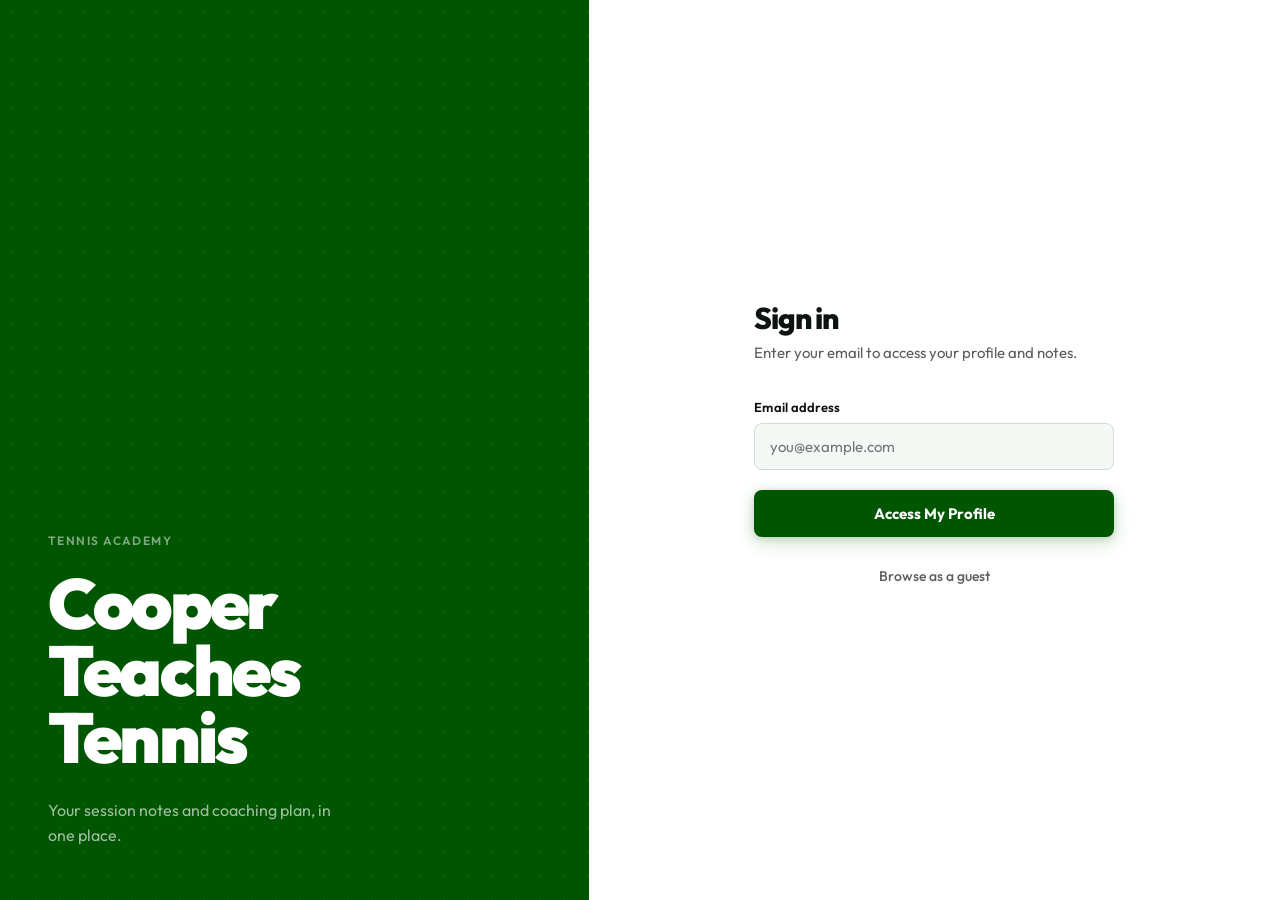
<file: index.html>
<!DOCTYPE html>
<html lang="en">
<head>
  <meta charset="UTF-8">
  <meta name="viewport" content="width=device-width, initial-scale=1.0">
  <title>Cooper Teaches Tennis | Sign In</title>
  <link rel="stylesheet" href="css/style.css">
  <style>
    /* Split-panel layout — specific to this page only */

    body {
      padding: 0;
      min-height: 100dvh;
    }

    .layout {
      display: grid;
      grid-template-columns: 46% 54%;
      min-height: 100dvh;
    }

    /* ── Brand panel ── */
    .brand-panel {
      background: var(--color-primary);
      display: flex;
      flex-direction: column;
      justify-content: flex-end;
      padding: 52px 48px;
      position: relative;
      overflow: hidden;
    }

    .brand-panel::before {
      content: '';
      position: absolute;
      inset: 0;
      background-image: radial-gradient(white 1px, transparent 1px);
      background-size: 24px 24px;
      opacity: 0.06;
      pointer-events: none;
    }

    .brand-panel__content { position: relative; z-index: 1; }

    .brand-panel__eyebrow {
      font-size: 0.75rem;
      font-weight: 600;
      letter-spacing: 0.12em;
      text-transform: uppercase;
      color: oklch(1 0 0 / 0.50);
      margin-bottom: 20px;
    }

    .brand-panel__wordmark {
      font-size: clamp(3.25rem, 5.5vw, 5rem);
      font-weight: 900;
      line-height: 0.95;
      letter-spacing: -0.04em;
      color: white;
      display: flex;
      flex-direction: column;
      margin-bottom: 28px;
    }

    .brand-panel__tagline {
      font-size: 1rem;
      font-weight: 400;
      color: oklch(1 0 0 / 0.62);
      max-width: 28ch;
      line-height: 1.55;
    }

    /* ── Form panel ── */
    .form-panel {
      display: flex;
      align-items: center;
      justify-content: center;
      padding: 52px 52px;
      background: var(--color-bg);
    }

    .form-inner {
      width: 100%;
      max-width: 360px;
    }

    /* ── Form heading ── */
    .form-title {
      font-size: 1.875rem;
      font-weight: 800;
      letter-spacing: -0.04em;
      color: var(--color-text);
      margin-bottom: 6px;
      line-height: 1.1;
    }

    .form-subtitle {
      font-size: 0.9375rem;
      color: var(--color-text-muted);
      margin-bottom: 32px;
      line-height: 1.55;
      font-weight: 400;
    }

    /* ── Override shared .btn for full-width on this page ── */
    .form-inner .btn--primary {
      width: 100%;
      padding: 14px 20px;
      margin-top: 4px;
      font-weight: 700;
      box-shadow: 0 2px 8px oklch(0.38 0.15 148 / 0.20),
                  0 6px 20px oklch(0.38 0.15 148 / 0.14);
    }

    @media (hover: hover) and (pointer: fine) {
      .form-inner .btn--primary:hover {
        box-shadow: 0 4px 14px oklch(0.38 0.15 148 / 0.26),
                    0 10px 30px oklch(0.38 0.15 148 / 0.18);
      }
    }

    .form-inner .btn--secondary {
      width: 100%;
      padding: 13px 20px;
      margin-top: 12px;
    }

    .form-inner .btn--ghost {
      width: 100%;
      padding: 10px 0;
      font-size: 0.875rem;
    }

    /* ── Guest area ── */
    .guest-area {
      margin-top: 18px;
      text-align: center;
    }

    /* ── Override shared .alert ── */
    .form-inner .alert {
      margin-bottom: 20px;
    }

    /* ── Override shared label ── */
    .form-inner label {
      font-size: 0.8125rem;
      font-weight: 600;
      letter-spacing: 0.005em;
    }

    /* ── Override shared input ── */
    .form-inner input[type="email"] {
      padding: 13px 15px;
    }

    /* ── Not-found state ── */
    .notfound__title {
      font-size: 1.875rem;
      font-weight: 800;
      letter-spacing: -0.04em;
      color: var(--color-text);
      margin-bottom: 6px;
      line-height: 1.1;
    }

    .notfound__body {
      font-size: 0.9375rem;
      color: var(--color-text-muted);
      margin-bottom: 32px;
      line-height: 1.55;
    }

    /* ── Mobile collapse ── */
    @media (max-width: 767px) {
      .layout {
        grid-template-columns: 1fr;
        grid-template-rows: auto 1fr;
      }

      .brand-panel {
        justify-content: flex-start;
        padding: 40px 24px 36px;
      }

      .brand-panel__wordmark {
        font-size: clamp(2.5rem, 11vw, 3.25rem);
        margin-bottom: 14px;
      }

      .form-panel {
        padding: 40px 24px 52px;
        align-items: flex-start;
      }

      .form-inner { max-width: 100%; }
    }
  </style>
</head>
<body>
  <div class="layout">

    <!-- Left: Brand panel -->
    <aside class="brand-panel">
      <div class="brand-panel__content">
        <p class="brand-panel__eyebrow">Tennis Academy</p>
        <p class="brand-panel__wordmark" aria-label="Cooper Teaches Tennis">
          <span>Cooper</span>
          <span>Teaches</span>
          <span>Tennis</span>
        </p>
        <p class="brand-panel__tagline">
          Your session notes and coaching plan, in one place.
        </p>
      </div>
    </aside>

    <!-- Right: Form panel -->
    <main class="form-panel">
      <div class="form-inner">

        <!-- State 1: Email lookup -->
        <div id="state-lookup">
          <h1 class="form-title">Sign in</h1>
          <p class="form-subtitle">Enter your email to access your profile and notes.</p>

          <div id="lookup-error" class="alert alert--error" role="alert"></div>

          <div class="form-group">
            <label for="email-input">Email address</label>
            <input
              type="email"
              id="email-input"
              placeholder="you@example.com"
              autocomplete="email"
              autocapitalize="none"
            >
          </div>

          <button class="btn btn--primary" id="lookup-btn" type="button">
            Access My Profile
          </button>

          <div class="guest-area">
            <a href="home.html" class="btn btn--ghost">Browse as a guest</a>
          </div>
        </div>

        <!-- State 2: Email not found -->
        <div id="state-notfound" style="display:none;">
          <p class="notfound__title">No profile found.</p>
          <p class="notfound__body">
            If you're a Cooper Teaches Tennis student, create your player profile below.
          </p>
          <button class="btn btn--primary" id="create-profile-btn" type="button">
            Create My Profile
          </button>
          <button class="btn btn--secondary" id="try-again-btn" type="button">
            Try a different email
          </button>
        </div>

      </div>
    </main>

  </div>

  <script src="js/auth.js"></script>
  <script src="js/api.js"></script>
  <script src="js/index-page.js"></script>
</body>
</html>
</file>
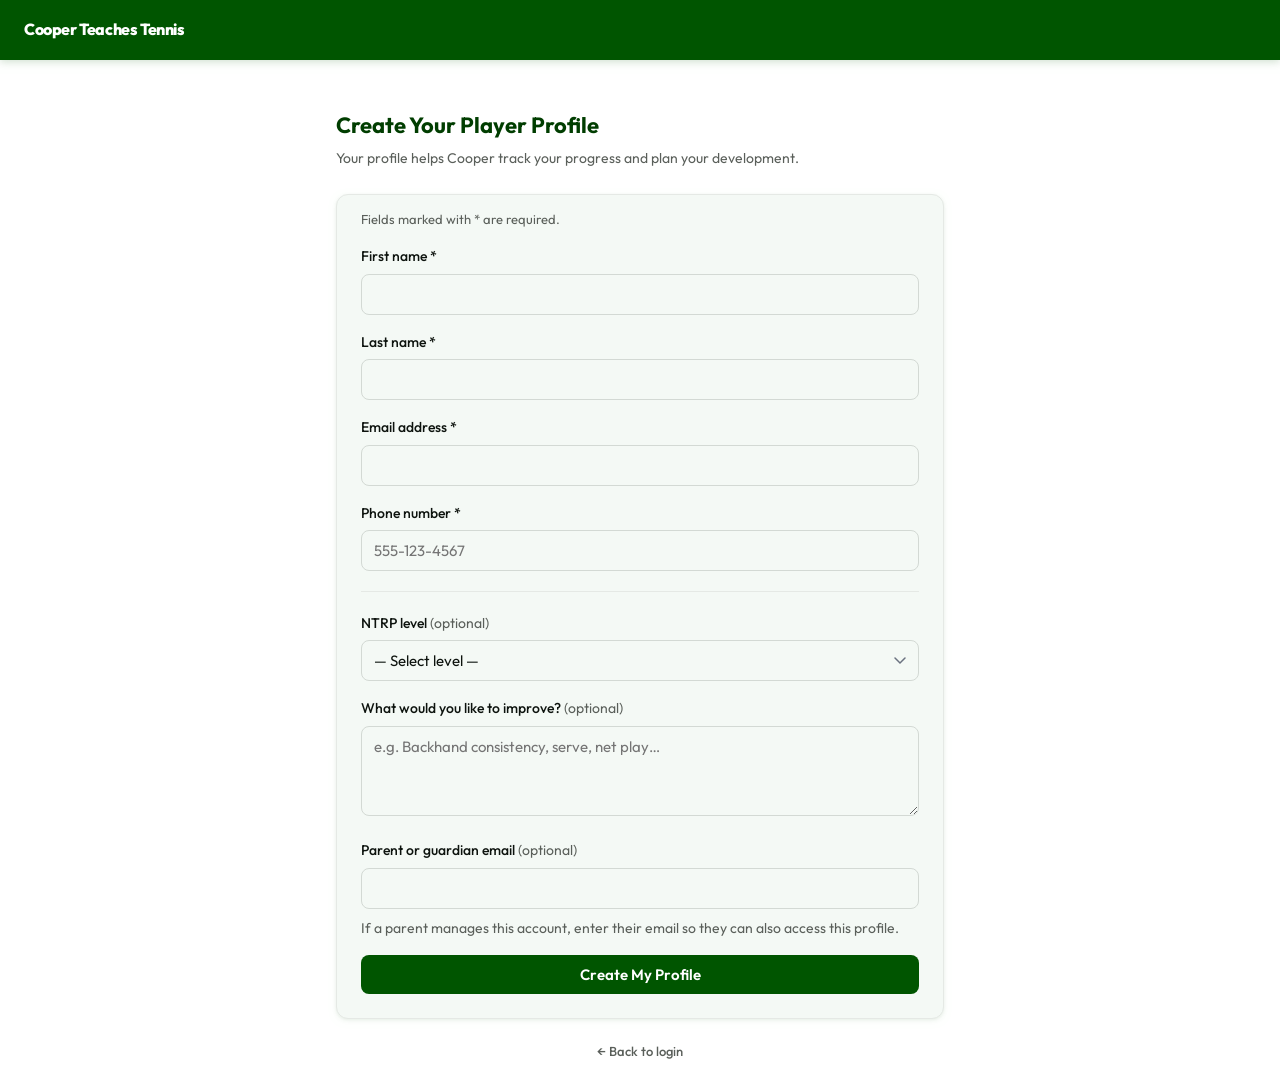
<file: register.html>
<!DOCTYPE html>
<html lang="en">
<head>
  <meta charset="UTF-8">
  <meta name="viewport" content="width=device-width, initial-scale=1.0">
  <title>Create Profile — Cooper Teaches Tennis</title>
  <link rel="stylesheet" href="css/style.css">
</head>
<body>
  <nav class="nav-bar">
    <a href="index.html" class="nav-logo">Cooper Teaches Tennis</a>
  </nav>

  <div class="container mt-24">
    <h1 style="font-size:1.375rem;font-weight:700;color:var(--color-primary-dark);margin-bottom:4px;">
      Create Your Player Profile
    </h1>
    <p class="text-muted" style="margin-bottom:24px;">
      Your profile helps Cooper track your progress and plan your development.
    </p>

    <div class="card">
      <div id="register-error" class="alert alert-error" role="alert"></div>

      <p class="card__subtitle" style="display:block;margin-bottom:16px;font-size:0.8125rem;color:var(--color-text-muted);">
        Fields marked with * are required.
      </p>

      <div class="form-group">
        <label for="firstName">First name *</label>
        <input type="text" id="firstName" autocomplete="given-name">
      </div>

      <div class="form-group">
        <label for="lastName">Last name *</label>
        <input type="text" id="lastName" autocomplete="family-name">
      </div>

      <div class="form-group">
        <label for="email">Email address *</label>
        <input type="email" id="email" autocomplete="email" autocapitalize="none">
      </div>

      <div class="form-group">
        <label for="phone">Phone number *</label>
        <input type="tel" id="phone" autocomplete="tel" placeholder="555-123-4567">
      </div>

      <hr class="divider">

      <div class="form-group">
        <label for="ntrpLevel">NTRP level <span class="optional">(optional)</span></label>
        <select id="ntrpLevel">
          <option value="">— Select level —</option>
          <option value="Beginner">Beginner</option>
          <option value="2.5">2.5</option>
          <option value="3.0">3.0</option>
          <option value="3.5">3.5</option>
          <option value="4.0">4.0</option>
          <option value="4.5">4.5</option>
          <option value="5.0+">5.0+</option>
        </select>
      </div>

      <div class="form-group">
        <label for="improvementGoals">
          What would you like to improve? <span class="optional">(optional)</span>
        </label>
        <textarea id="improvementGoals" placeholder="e.g. Backhand consistency, serve, net play…"></textarea>
      </div>

      <div class="form-group">
        <label for="parentEmail">
          Parent or guardian email <span class="optional">(optional)</span>
        </label>
        <input type="email" id="parentEmail" autocomplete="email" autocapitalize="none">
        <p class="text-muted mt-8">
          If a parent manages this account, enter their email so they can also access this profile.
        </p>
      </div>

      <button class="btn btn--primary mt-16" id="register-btn" type="button">
        Create My Profile
      </button>
    </div>

    <div class="text-center mt-16">
      <a href="index.html" class="btn btn--ghost">← Back to login</a>
    </div>
  </div>

  <script src="js/auth.js"></script>
  <script src="js/api.js"></script>
  <script src="js/register.js"></script>
</body>
</html>
</file>
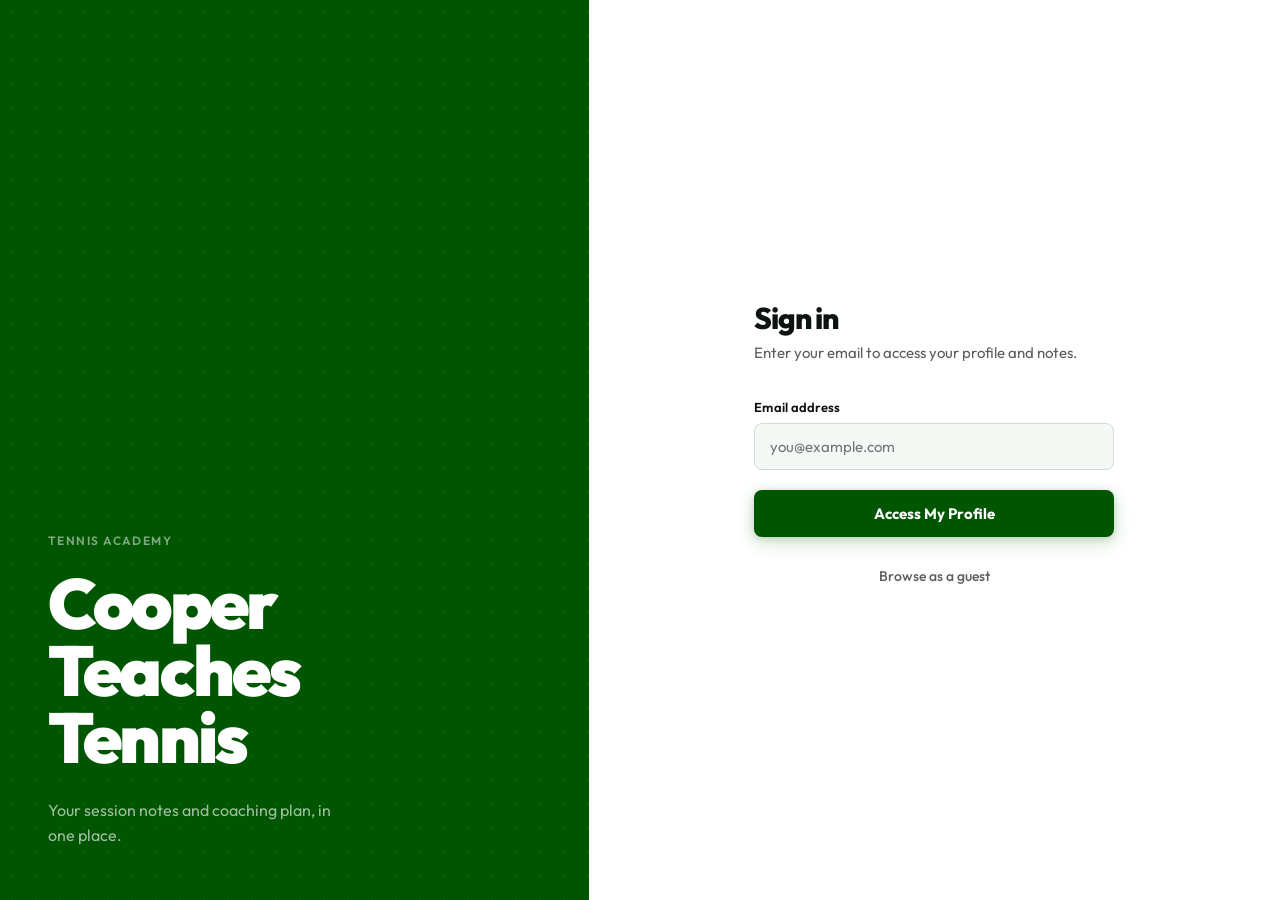
<file: select.html>
<!DOCTYPE html>
<html lang="en">
<head>
  <meta charset="UTF-8">
  <meta name="viewport" content="width=device-width, initial-scale=1.0">
  <title>Select Profile — Cooper Teaches Tennis</title>
  <link rel="stylesheet" href="css/style.css">
</head>
<body>
  <nav class="nav-bar">
    <a href="index.html" class="nav-logo">Cooper Teaches Tennis</a>
  </nav>

  <div class="container mt-24">
    <h1 style="font-size:1.25rem;font-weight:700;color:var(--color-primary-dark);margin-bottom:8px;">
      Which profile would you like to view?
    </h1>
    <p class="text-muted" style="margin-bottom:24px;">
      Multiple players are linked to your email address. Select a profile to continue.
    </p>

    <div class="selector-grid" id="selector-grid"></div>

    <div class="text-center mt-24">
      <a href="index.html" class="btn btn--ghost">← Use a different email</a>
    </div>
  </div>

  <script src="js/auth.js"></script>
  <script src="js/api.js"></script>
  <script src="js/select.js"></script>
</body>
</html>
</file>
<file: css/style.css>
@import url('https://fonts.googleapis.com/css2?family=Outfit:wght@400;500;600;700;800;900&display=swap');

:root {
  --color-primary:       oklch(0.38 0.15 148);
  --color-primary-dark:  oklch(0.30 0.13 146);
  --color-accent:        oklch(0.90 0.10 105);
  --color-bg:            oklch(1.000 0.000 0);
  --color-surface:       oklch(0.977 0.007 148);
  --color-surface-alt:   oklch(0.963 0.011 148);
  --color-text:          oklch(0.18 0.015 148);
  --color-text-muted:    oklch(0.48 0.010 148);
  --color-error:         #dc2626;
  --color-error-bg:      #fef2f2;
  --color-success:       #16a34a;
  --color-success-bg:    #f0fdf4;
  --color-border:        oklch(0.88 0.010 148);
  --color-border-light:  oklch(0.93 0.007 148);
  --radius-sm:  8px;
  --radius-md:  12px;
  --radius-lg:  20px;
  --shadow-sm:  0 1px 3px oklch(0.38 0.15 148 / 0.06), 0 2px 6px oklch(0.38 0.15 148 / 0.04);
  --shadow-md:  0 4px 14px oklch(0.38 0.15 148 / 0.10), 0 10px 32px oklch(0.38 0.15 148 / 0.07);
  --font-base:  'Outfit', system-ui, -apple-system, sans-serif;
  --ease-out:   cubic-bezier(0.23, 1, 0.32, 1);
}

*, *::before, *::after { box-sizing: border-box; margin: 0; padding: 0; }

body {
  font-family: var(--font-base);
  background: var(--color-bg);
  color: var(--color-text);
  min-height: 100vh;
  line-height: 1.6;
  -webkit-font-smoothing: antialiased;
  -moz-osx-font-smoothing: grayscale;
}

/* ── Layout ── */

.container {
  max-width: 640px;
  margin: 0 auto;
  padding: 24px 16px;
}

.container--wide {
  max-width: 900px;
  margin: 0 auto;
  padding: 24px 16px;
}

.page-center {
  display: flex;
  flex-direction: column;
  align-items: center;
  justify-content: center;
  min-height: 100vh;
  padding: 24px 16px;
}

/* ── Nav ── */

.nav-bar {
  background: var(--color-primary);
  color: #fff;
  padding: 0 24px;
  height: 60px;
  display: flex;
  align-items: center;
  justify-content: space-between;
  gap: 16px;
  box-shadow: 0 2px 8px oklch(0.38 0.15 148 / 0.18);
}

.nav-logo {
  font-size: 1rem;
  font-weight: 800;
  color: #fff;
  text-decoration: none;
  letter-spacing: -0.025em;
}

.nav-actions {
  display: flex;
  align-items: center;
  gap: 12px;
}

.nav-link {
  color: oklch(1 0 0 / 0.72);
  text-decoration: none;
  font-size: 0.875rem;
  font-weight: 500;
  transition: color 150ms var(--ease-out);
}

@media (hover: hover) and (pointer: fine) {
  .nav-link:hover {
    color: #fff;
    text-decoration: none;
  }
}

/* Sign out / ghost buttons inside the green nav */
.nav-bar .btn--ghost {
  color: oklch(1 0 0 / 0.80);
}

@media (hover: hover) and (pointer: fine) {
  .nav-bar .btn--ghost:hover { color: #fff; }
}

/* ── Public tab nav ── */

.tab-nav {
  background: var(--color-bg);
  border-bottom: 1px solid var(--color-border-light);
  overflow-x: auto;
  -webkit-overflow-scrolling: touch;
  scrollbar-width: none;
}

.tab-nav::-webkit-scrollbar { display: none; }

.tab-nav__inner {
  display: flex;
  align-items: center;
  gap: 2px;
  min-width: max-content;
  padding: 8px 14px;
}

.tab-nav__item {
  display: inline-flex;
  align-items: center;
  padding: 7px 14px;
  font-size: 0.875rem;
  font-weight: 500;
  color: var(--color-text-muted);
  text-decoration: none;
  border-radius: var(--radius-sm);
  white-space: nowrap;
  transition: color 150ms var(--ease-out),
              background 150ms var(--ease-out);
}

@media (hover: hover) and (pointer: fine) {
  .tab-nav__item:hover {
    color: var(--color-text);
    background: var(--color-surface-alt);
  }
}

.tab-nav__item.is-active {
  color: var(--color-primary);
  background: oklch(0.38 0.15 148 / 0.09);
  font-weight: 700;
}

/* ── Card ── */

.card {
  background: var(--color-surface);
  border: 1px solid var(--color-border-light);
  border-radius: var(--radius-md);
  padding: 24px;
  box-shadow: var(--shadow-sm);
}

.card + .card { margin-top: 16px; }

.card__title {
  font-size: 1.125rem;
  font-weight: 800;
  letter-spacing: -0.025em;
  color: var(--color-text);
  margin-bottom: 18px;
  padding-bottom: 0;
  border-bottom: none;
}

.card__subtitle {
  font-size: 0.8rem;
  color: var(--color-text-muted);
  margin-top: -10px;
  margin-bottom: 16px;
}

/* ── Landing logo block ── */

.brand-block {
  text-align: center;
  margin-bottom: 36px;
}

.brand-block__logo {
  display: none; /* remove emoji circle — brand lives in the wordmark */
}

.brand-block__name {
  font-size: 1.875rem;
  font-weight: 900;
  color: var(--color-primary);
  letter-spacing: -0.04em;
  line-height: 1.1;
}

.brand-block__tagline {
  font-size: 0.9375rem;
  color: var(--color-text-muted);
  margin-top: 6px;
  font-weight: 400;
}

/* ── Forms ── */

.form-group {
  margin-bottom: 16px;
}

.form-group:last-of-type { margin-bottom: 0; }

label {
  display: block;
  font-size: 0.875rem;
  font-weight: 500;
  color: var(--color-text);
  margin-bottom: 6px;
}

label .optional {
  color: var(--color-text-muted);
  font-weight: 400;
}

input[type="text"],
input[type="email"],
input[type="tel"],
input[type="number"],
input[type="date"],
select,
textarea {
  width: 100%;
  padding: 10px 12px;
  border: 1px solid var(--color-border);
  border-radius: var(--radius-sm);
  font-family: var(--font-base);
  font-size: 0.9375rem;
  color: var(--color-text);
  background: var(--color-surface);
  transition: border-color 0.15s, box-shadow 0.15s;
  appearance: none;
}

input:focus,
select:focus,
textarea:focus {
  outline: none;
  border-color: var(--color-primary);
  box-shadow: 0 0 0 3px oklch(0.38 0.15 148 / 0.12);
}

textarea {
  resize: vertical;
  min-height: 90px;
}

select {
  background-image: url("data:image/svg+xml,%3Csvg xmlns='http://www.w3.org/2000/svg' width='12' height='8' viewBox='0 0 12 8'%3E%3Cpath d='M1 1l5 5 5-5' stroke='%236b7280' stroke-width='1.5' fill='none' stroke-linecap='round'/%3E%3C/svg%3E");
  background-repeat: no-repeat;
  background-position: right 12px center;
  padding-right: 36px;
}

/* ── Buttons ── */

.btn {
  display: inline-flex;
  align-items: center;
  justify-content: center;
  gap: 6px;
  padding: 10px 20px;
  border-radius: var(--radius-sm);
  font-family: var(--font-base);
  font-size: 0.9375rem;
  font-weight: 600;
  cursor: pointer;
  border: none;
  text-decoration: none;
  transition: background 160ms var(--ease-out),
              box-shadow 160ms var(--ease-out),
              transform 120ms var(--ease-out);
  white-space: nowrap;
}

.btn:active { transform: scale(0.97); }

@media (prefers-reduced-motion: reduce) {
  .btn { transition: background 150ms ease; }
  .btn:active { transform: none; }
}

.btn--primary {
  background: var(--color-primary);
  color: #fff;
  width: 100%;
}

@media (hover: hover) and (pointer: fine) {
  .btn--primary:hover { background: var(--color-primary-dark); }
}

.btn--secondary {
  background: var(--color-surface-alt);
  color: var(--color-text);
  border: 1px solid var(--color-border);
  width: 100%;
}

@media (hover: hover) and (pointer: fine) {
  .btn--secondary:hover { background: var(--color-border-light); }
}

.btn--ghost {
  background: none;
  color: var(--color-text-muted);
  font-size: 0.8125rem;
  font-weight: 500;
  padding: 6px 12px;
}

@media (hover: hover) and (pointer: fine) {
  .btn--ghost:hover { color: var(--color-primary); }
}

@media (hover: hover) and (pointer: fine) {
  .btn--danger:hover { background: oklch(0.38 0.20 25); }
}

.btn--sm {
  padding: 6px 14px;
  font-size: 0.8125rem;
  width: auto;
}

.btn--danger {
  background: var(--color-error);
  color: #fff;
}

.btn--danger:hover { background: #b91c1c; }

.btn-row {
  display: flex;
  gap: 10px;
  align-items: center;
  flex-wrap: wrap;
  margin-top: 16px;
}

.btn-row--center { justify-content: center; }

/* ── Alerts ── */

.alert {
  padding: 12px 16px;
  border-radius: var(--radius-sm);
  font-size: 0.875rem;
  margin-bottom: 16px;
  display: none;
}

.alert--error {
  background: var(--color-error-bg);
  color: var(--color-error);
  border: 1px solid #fecaca;
}

.alert--success {
  background: var(--color-success-bg);
  color: var(--color-success);
  border: 1px solid #bbf7d0;
}

.alert.is-visible { display: block; }

/* ── Player list (dashboard) ── */

.player-list {
  display: flex;
  flex-direction: column;
  gap: 10px;
}

.player-card {
  background: var(--color-surface);
  border: 1px solid var(--color-border-light);
  border-radius: var(--radius-md);
  padding: 16px 20px;
  display: flex;
  align-items: center;
  justify-content: space-between;
  gap: 12px;
  cursor: pointer;
  transition: border-color 160ms var(--ease-out),
              box-shadow 160ms var(--ease-out),
              transform 120ms var(--ease-out);
  text-decoration: none;
  color: inherit;
  animation: rise-in 0.4s var(--ease-out) both;
}

@media (hover: hover) and (pointer: fine) {
  .player-card:hover {
    border-color: var(--color-primary);
    box-shadow: var(--shadow-md);
    transform: translateY(-1px);
  }
}

.player-card:active { transform: scale(0.99); }

.player-card:nth-child(1)  { animation-delay: 0ms; }
.player-card:nth-child(2)  { animation-delay: 45ms; }
.player-card:nth-child(3)  { animation-delay: 90ms; }
.player-card:nth-child(4)  { animation-delay: 135ms; }
.player-card:nth-child(5)  { animation-delay: 180ms; }
.player-card:nth-child(6)  { animation-delay: 225ms; }
.player-card:nth-child(7)  { animation-delay: 270ms; }
.player-card:nth-child(8)  { animation-delay: 315ms; }
.player-card:nth-child(9)  { animation-delay: 360ms; }
.player-card:nth-child(10) { animation-delay: 405ms; }

@keyframes rise-in {
  from { opacity: 0; transform: translateY(8px); }
  to   { opacity: 1; transform: translateY(0); }
}

@media (prefers-reduced-motion: reduce) {
  .player-card { animation: none; transition: border-color 150ms ease; }
  .player-card:hover { transform: none; }
}

.player-card__info { flex: 1; min-width: 0; }

.player-card__name {
  font-weight: 700;
  font-size: 0.9375rem;
  color: var(--color-text);
  letter-spacing: -0.015em;
  margin-bottom: 2px;
}

.player-card__meta {
  font-size: 0.8125rem;
  color: var(--color-text-muted);
}

.player-card__actions {
  display: flex;
  gap: 8px;
  flex-shrink: 0;
}

/* ── Session cards ── */

.session-list {
  display: flex;
  flex-direction: column;
  gap: 12px;
}

.session-entry {
  background: var(--color-surface-alt);
  border: 1px solid var(--color-border-light);
  border-radius: var(--radius-sm);
  padding: 16px;
  animation: rise-in 0.4s var(--ease-out) both;
}

.session-entry:nth-child(1) { animation-delay: 0ms; }
.session-entry:nth-child(2) { animation-delay: 45ms; }
.session-entry:nth-child(3) { animation-delay: 90ms; }
.session-entry:nth-child(4) { animation-delay: 135ms; }
.session-entry:nth-child(5) { animation-delay: 180ms; }
.session-entry:nth-child(6) { animation-delay: 225ms; }

@media (prefers-reduced-motion: reduce) {
  .session-entry { animation: none; }
}

.session-entry__header {
  display: flex;
  align-items: center;
  justify-content: space-between;
  margin-bottom: 8px;
  gap: 12px;
}

.session-entry__date {
  font-weight: 700;
  font-size: 0.875rem;
  color: var(--color-primary);
  letter-spacing: -0.015em;
}

.session-entry__duration {
  font-size: 0.8125rem;
  color: var(--color-text-muted);
}

.session-entry__topics {
  font-size: 0.875rem;
  font-weight: 500;
  color: var(--color-text);
  margin-bottom: 6px;
}

.session-entry__notes {
  font-size: 0.875rem;
  color: var(--color-text-muted);
  white-space: pre-wrap;
}

/* ── Last session reminder ── */

.reminder-panel {
  background: oklch(0.38 0.15 148 / 0.06);
  border: 1px solid oklch(0.38 0.15 148 / 0.15);
  border-radius: var(--radius-md);
  padding: 16px 20px;
  margin-bottom: 24px;
}

.reminder-panel__label {
  font-size: 0.75rem;
  font-weight: 700;
  color: var(--color-primary);
  margin-bottom: 8px;
}

/* ── LTTDP sections ── */

.lttdp-section {
  margin-bottom: 20px;
}

.lttdp-section:last-child { margin-bottom: 0; }

.lttdp-section__label {
  font-size: 0.8125rem;
  font-weight: 700;
  color: var(--color-primary);
  margin-bottom: 6px;
}

.lttdp-section__content {
  font-size: 0.9375rem;
  color: var(--color-text);
  white-space: pre-wrap;
  line-height: 1.7;
}

.lttdp-section__empty {
  font-size: 0.875rem;
  color: var(--color-text-muted);
  font-style: italic;
}

/* ── Selector grid (multi-player) ── */

.selector-grid {
  display: grid;
  grid-template-columns: repeat(auto-fill, minmax(200px, 1fr));
  gap: 12px;
}

.selector-card {
  background: var(--color-surface);
  border: 1.5px solid var(--color-border-light);
  border-radius: var(--radius-md);
  padding: 24px 16px 20px;
  text-align: center;
  cursor: pointer;
  transition: border-color 160ms var(--ease-out),
              box-shadow 160ms var(--ease-out),
              transform 120ms var(--ease-out);
  font-family: var(--font-base);
  font-size: 0.9375rem;
  font-weight: 600;
  color: var(--color-text);
  animation: rise-in 0.4s var(--ease-out) both;
}

.selector-card:nth-child(1) { animation-delay: 0ms; }
.selector-card:nth-child(2) { animation-delay: 45ms; }
.selector-card:nth-child(3) { animation-delay: 90ms; }
.selector-card:nth-child(4) { animation-delay: 135ms; }

@media (hover: hover) and (pointer: fine) {
  .selector-card:hover {
    border-color: var(--color-primary);
    box-shadow: var(--shadow-md);
    transform: translateY(-2px);
  }
}

.selector-card:active { transform: scale(0.97); }

@media (prefers-reduced-motion: reduce) {
  .selector-card { animation: none; transition: border-color 150ms ease; }
  .selector-card:hover { transform: none; }
}

.selector-card__initials {
  width: 52px;
  height: 52px;
  border-radius: 50%;
  background: var(--color-primary);
  color: #fff;
  display: flex;
  align-items: center;
  justify-content: center;
  font-size: 1.125rem;
  font-weight: 800;
  margin: 0 auto 12px;
  letter-spacing: -0.02em;
}

/* ── Profile info grid ── */

.info-grid {
  display: grid;
  grid-template-columns: 1fr 1fr;
  gap: 12px 24px;
}

.info-item__label {
  font-size: 0.6875rem;
  font-weight: 700;
  color: var(--color-text-muted);
  margin-bottom: 2px;
  letter-spacing: 0.01em;
}

.info-item__value {
  font-size: 0.9375rem;
  color: var(--color-text);
}

/* ── Search ── */

.search-bar {
  position: relative;
  margin-bottom: 16px;
}

.search-bar input {
  padding-left: 36px;
}

.search-bar__icon {
  position: absolute;
  left: 12px;
  top: 50%;
  transform: translateY(-50%);
  color: var(--color-text-muted);
  pointer-events: none;
  font-size: 1rem;
}

/* ── Empty states ── */

.empty-state {
  text-align: center;
  padding: 40px 16px;
  color: var(--color-text-muted);
}

.empty-state__icon { font-size: 2.5rem; margin-bottom: 12px; }
.empty-state__text { font-size: 0.9375rem; }

/* ── Loading ── */

.spinner {
  width: 32px;
  height: 32px;
  border: 3px solid var(--color-border-light);
  border-top-color: var(--color-primary);
  border-radius: 50%;
  animation: spin 0.7s linear infinite;
  margin: 40px auto;
}

@keyframes spin { to { transform: rotate(360deg); } }

/* ── Utility ── */

.mt-8 { margin-top: 8px; }
.mt-16 { margin-top: 16px; }
.mt-24 { margin-top: 24px; }
.text-center { text-align: center; }
.text-muted { color: var(--color-text-muted); font-size: 0.875rem; }
.visually-hidden { position: absolute; width: 1px; height: 1px; overflow: hidden; clip: rect(0 0 0 0); }
.divider { border: none; border-top: 1px solid var(--color-border-light); margin: 20px 0; }

/* ── Responsive ── */

@media (max-width: 480px) {
  .info-grid { grid-template-columns: 1fr; }
  .btn-row { flex-direction: column; }
  .btn-row .btn { width: 100%; }
  .selector-grid { grid-template-columns: 1fr; }
  .player-card { flex-direction: column; align-items: flex-start; }
  .player-card__actions { width: 100%; justify-content: flex-end; }
  .nav-bar { padding: 0 16px; }
}

/* ── Inactive state ── */

.player-card--inactive {
  opacity: 0.45;
}

.player-card--inactive:hover {
  border-color: var(--color-border-light);
  box-shadow: none;
}

.badge--inactive {
  display: inline-block;
  background: var(--color-text-muted);
  color: #fff;
  font-size: 0.65rem;
  font-weight: 700;
  padding: 2px 7px;
  border-radius: var(--radius-sm);
  text-transform: uppercase;
  letter-spacing: 0.05em;
  vertical-align: middle;
  margin-left: 8px;
}

/* ── Analytics / stats panel ── */

.stats-row {
  display: grid;
  grid-template-columns: repeat(auto-fit, minmax(130px, 1fr));
  gap: 12px;
  margin-bottom: 20px;
}

.stat-card {
  background: var(--color-surface);
  border: none;
  border-radius: var(--radius-md);
  padding: 22px 18px 16px;
  text-align: center;
  box-shadow: var(--shadow-sm);
  position: relative;
  overflow: hidden;
}

.stat-card::after {
  content: '';
  position: absolute;
  top: 0;
  left: 0;
  right: 0;
  height: 3px;
  background: var(--color-primary);
  border-radius: 0 0 2px 2px;
}

.stat-card__value {
  font-size: 2.25rem;
  font-weight: 900;
  color: var(--color-primary);
  letter-spacing: -0.04em;
  line-height: 1;
  margin-bottom: 6px;
}

.stat-card__label {
  font-size: 0.75rem;
  color: var(--color-text-muted);
  font-weight: 500;
}

.ntrp-breakdown {
  margin-top: 12px;
  background: var(--color-surface);
  border: 1px solid var(--color-border-light);
  border-radius: var(--radius-md);
  padding: 14px 18px;
  display: flex;
  flex-wrap: wrap;
  gap: 8px 20px;
  align-items: center;
  box-shadow: var(--shadow-sm);
}

.ntrp-breakdown__label {
  font-size: 0.75rem;
  font-weight: 600;
  color: var(--color-text-muted);
  margin-right: 4px;
}

.ntrp-chip {
  font-size: 0.8125rem;
  background: var(--color-surface-alt);
  border: 1px solid var(--color-border-light);
  border-radius: var(--radius-sm);
  padding: 3px 10px;
  color: var(--color-primary-dark);
  font-weight: 500;
}

/* ── Dashboard toolbar ── */

.dashboard-toolbar {
  display: flex;
  align-items: center;
  gap: 12px;
  flex-wrap: wrap;
  margin-bottom: 12px;
}

.toggle-label {
  display: inline-flex;
  align-items: center;
  gap: 7px;
  font-size: 0.8125rem;
  color: var(--color-text-muted);
  cursor: pointer;
  user-select: none;
}

.toggle-label input[type="checkbox"] {
  width: 16px;
  height: 16px;
  accent-color: var(--color-primary);
  cursor: pointer;
}

/* ── Modal overlay ── */

.modal-overlay {
  position: fixed;
  inset: 0;
  background: rgba(0, 0, 0, 0.45);
  display: flex;
  align-items: center;
  justify-content: center;
  z-index: 200;
  padding: 16px;
}

.modal {
  background: var(--color-surface);
  border-radius: var(--radius-lg);
  padding: 28px 24px 24px;
  max-width: 380px;
  width: 100%;
  box-shadow: var(--shadow-md);
}

.modal__title {
  font-size: 1.05rem;
  font-weight: 700;
  color: var(--color-primary-dark);
  margin-bottom: 10px;
}

.modal__body {
  font-size: 0.9rem;
  color: var(--color-text-muted);
  line-height: 1.6;
  margin-bottom: 20px;
}

.modal__actions {
  display: flex;
  justify-content: flex-end;
}

/* ── Group session form ── */

.player-checkbox-list {
  border: 1px solid var(--color-border);
  border-radius: var(--radius-md);
  max-height: 200px;
  overflow-y: auto;
  background: var(--color-surface);
}

.player-checkbox-item {
  display: flex;
  align-items: center;
  gap: 10px;
  padding: 10px 14px;
  border-bottom: 1px solid var(--color-border-light);
  cursor: pointer;
}

.player-checkbox-item:last-child { border-bottom: none; }

.player-checkbox-item input[type="checkbox"] {
  width: 16px;
  height: 16px;
  accent-color: var(--color-primary);
  cursor: pointer;
  flex-shrink: 0;
}

.player-checkbox-item label {
  cursor: pointer;
  font-size: 0.9rem;
  margin-bottom: 0;
  flex: 1;
}

.per-player-notes {
  margin-top: 16px;
  display: flex;
  flex-direction: column;
  gap: 14px;
}

/* ── Player chips (group session selection) ── */

.player-chips {
  display: flex;
  flex-wrap: wrap;
  gap: 6px;
}

.player-chip {
  display: inline-flex;
  align-items: center;
  gap: 5px;
  background: var(--color-primary);
  color: #fff;
  font-size: 0.8125rem;
  font-weight: 500;
  padding: 4px 8px 4px 12px;
  border-radius: 999px;
  line-height: 1.4;
}

.player-chip__remove {
  background: none;
  border: none;
  color: rgba(255, 255, 255, 0.75);
  font-size: 1.1rem;
  line-height: 1;
  cursor: pointer;
  padding: 0 2px;
  font-family: var(--font-base);
  display: flex;
  align-items: center;
}

.player-chip__remove:hover {
  color: #fff;
}

.per-player-notes__item label {
  font-size: 0.8rem;
  color: var(--color-text-muted);
  margin-bottom: 5px;
}

/* ── Group session display ── */

.session-group-badge {
  display: inline-block;
  font-size: 0.75rem;
  background: var(--color-surface-alt);
  color: var(--color-text-muted);
  border: 1px solid var(--color-border-light);
  padding: 2px 8px;
  border-radius: var(--radius-sm);
  font-weight: 500;
}

.session-entry__individual-notes {
  margin-top: 10px;
  padding-top: 10px;
  border-top: 1px dashed var(--color-border-light);
}

.session-entry__individual-notes-label {
  font-size: 0.75rem;
  font-weight: 700;
  color: var(--color-primary);
  margin-bottom: 4px;
}

.session-entry__individual-notes-text {
  font-size: 0.875rem;
  color: var(--color-text-muted);
  white-space: pre-wrap;
}
</file>
